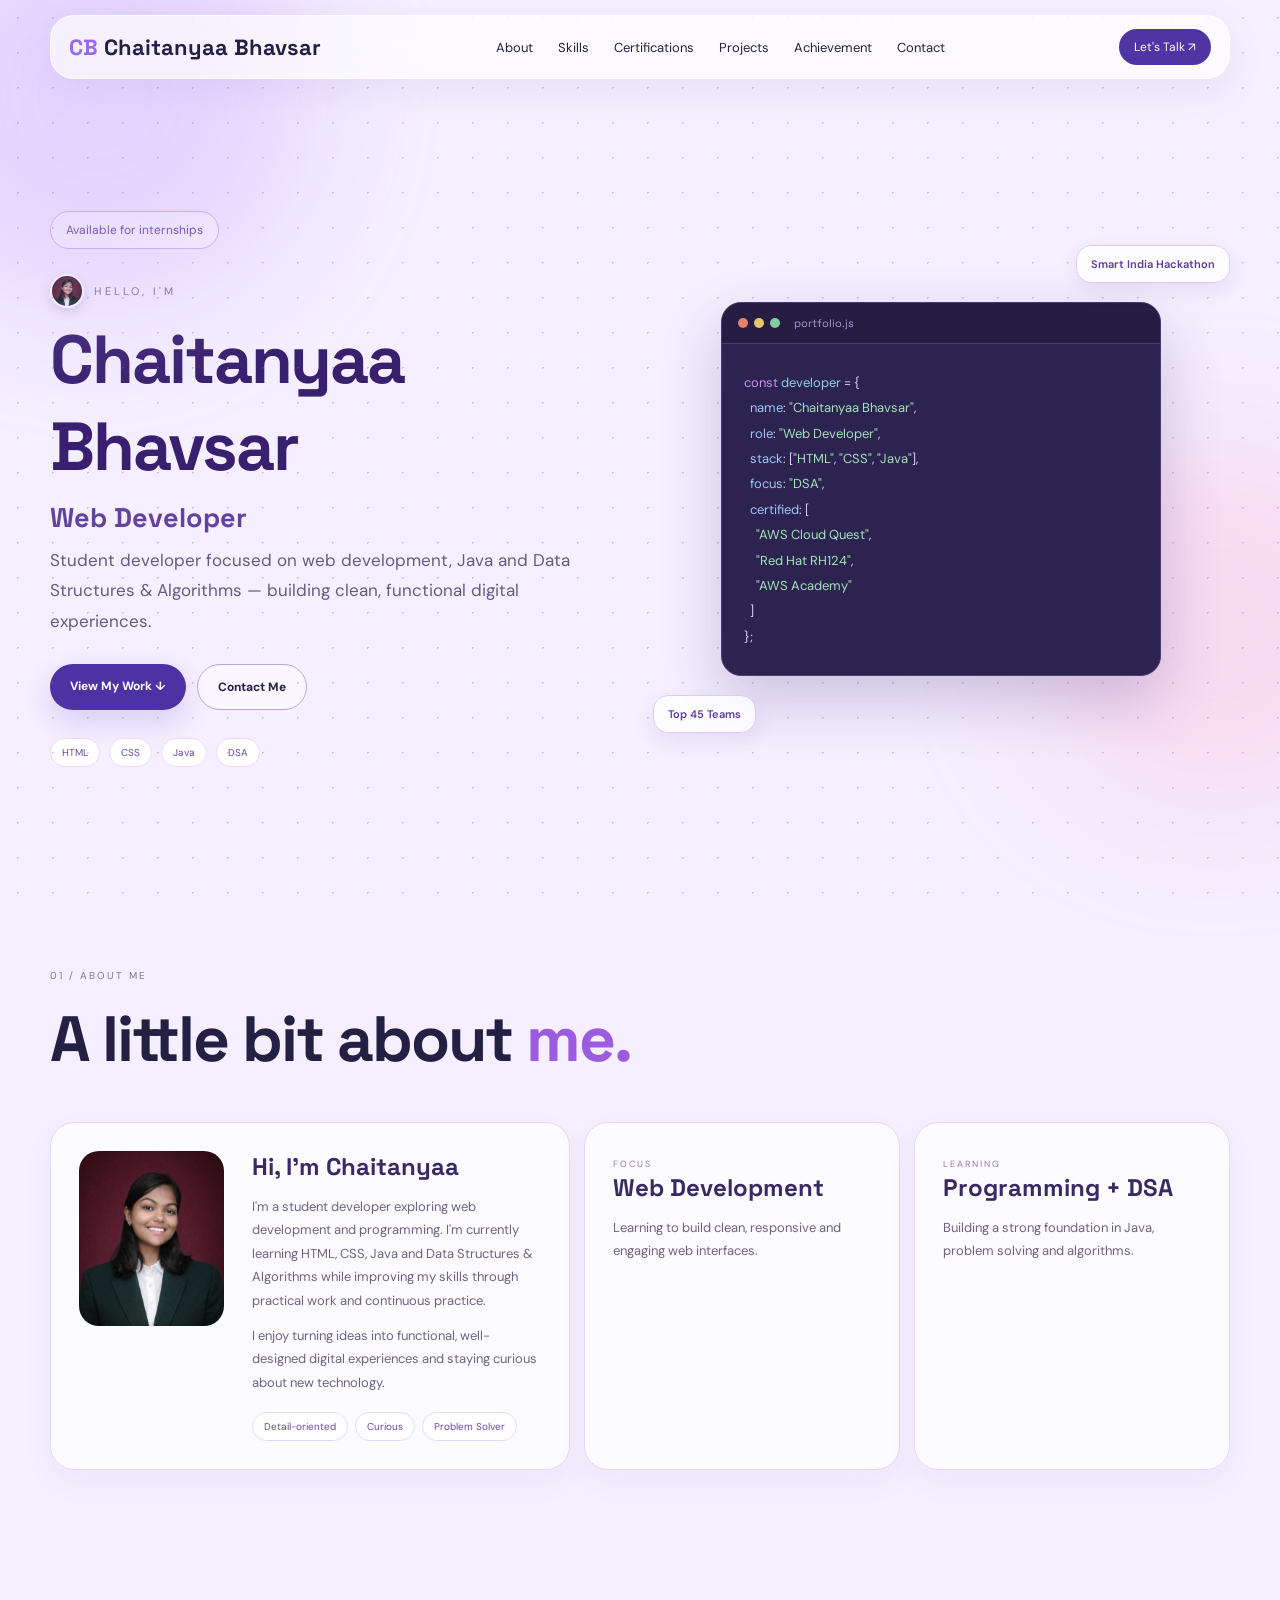
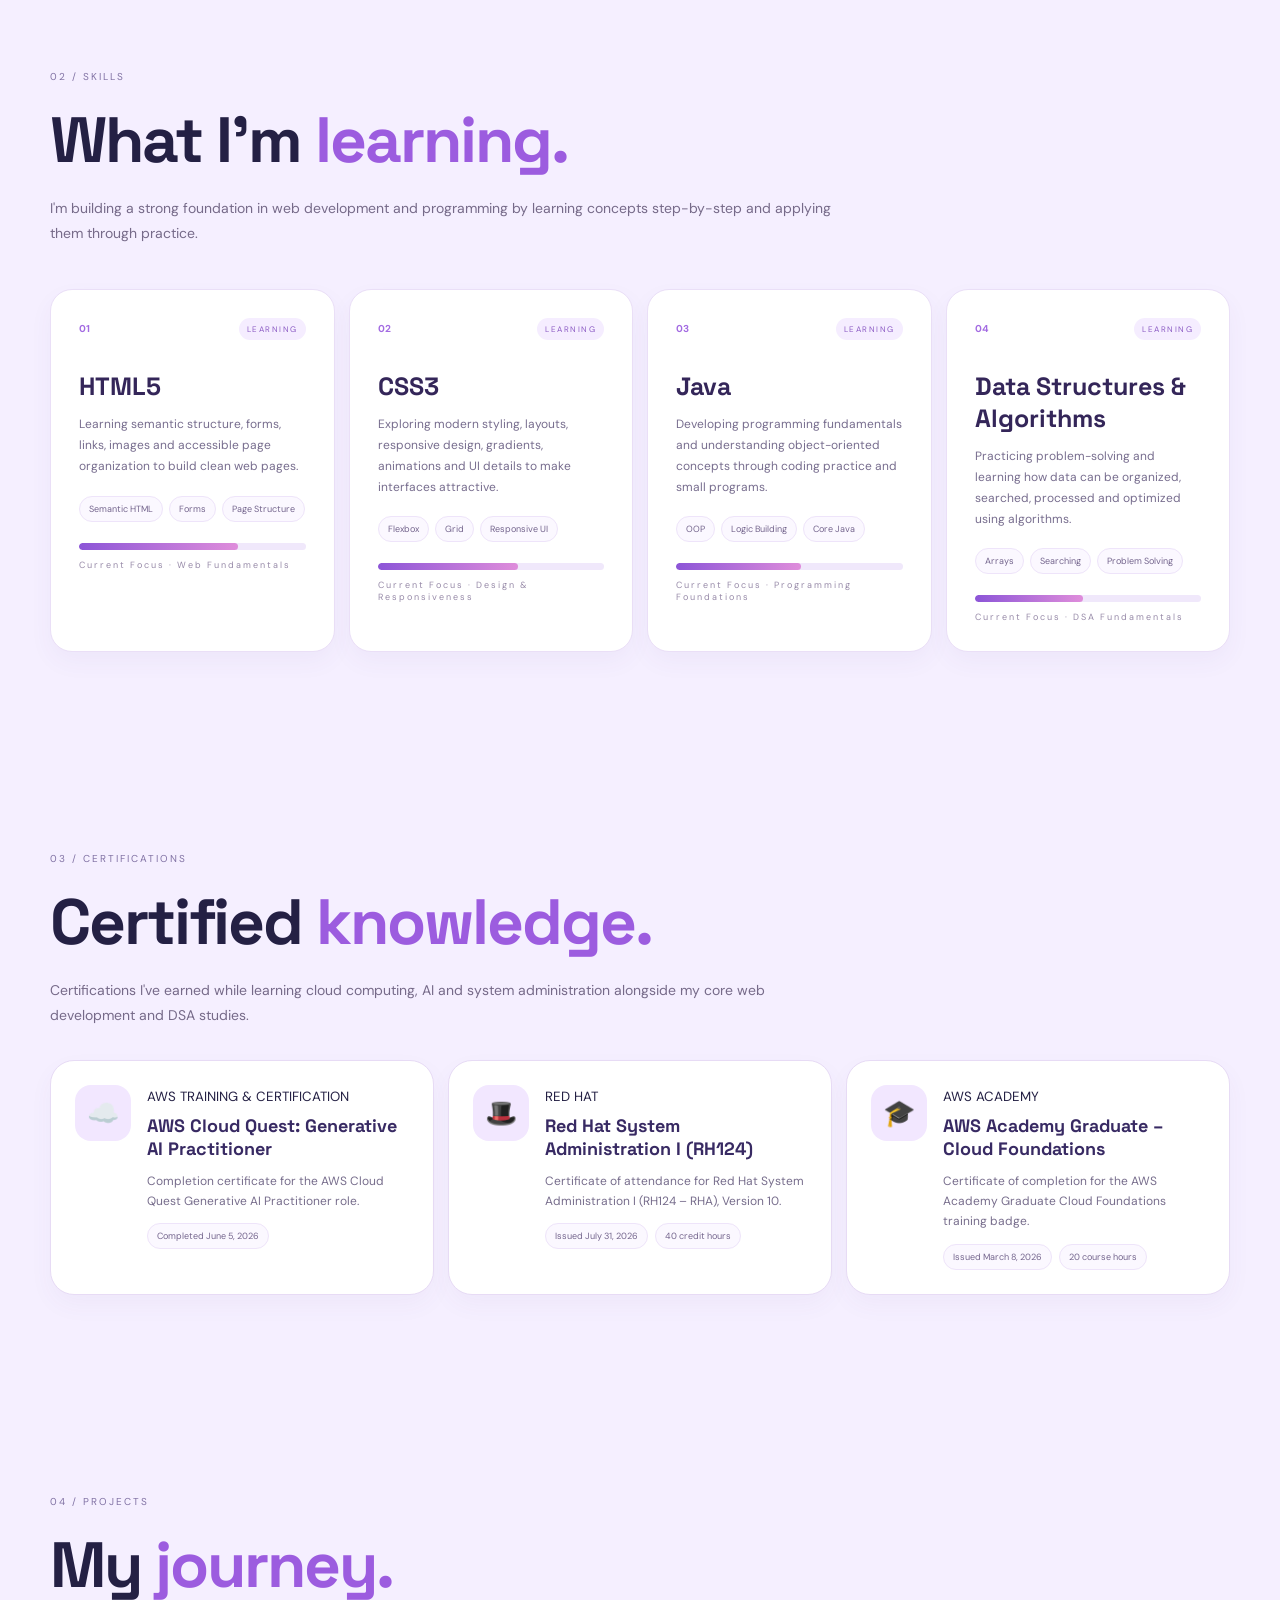
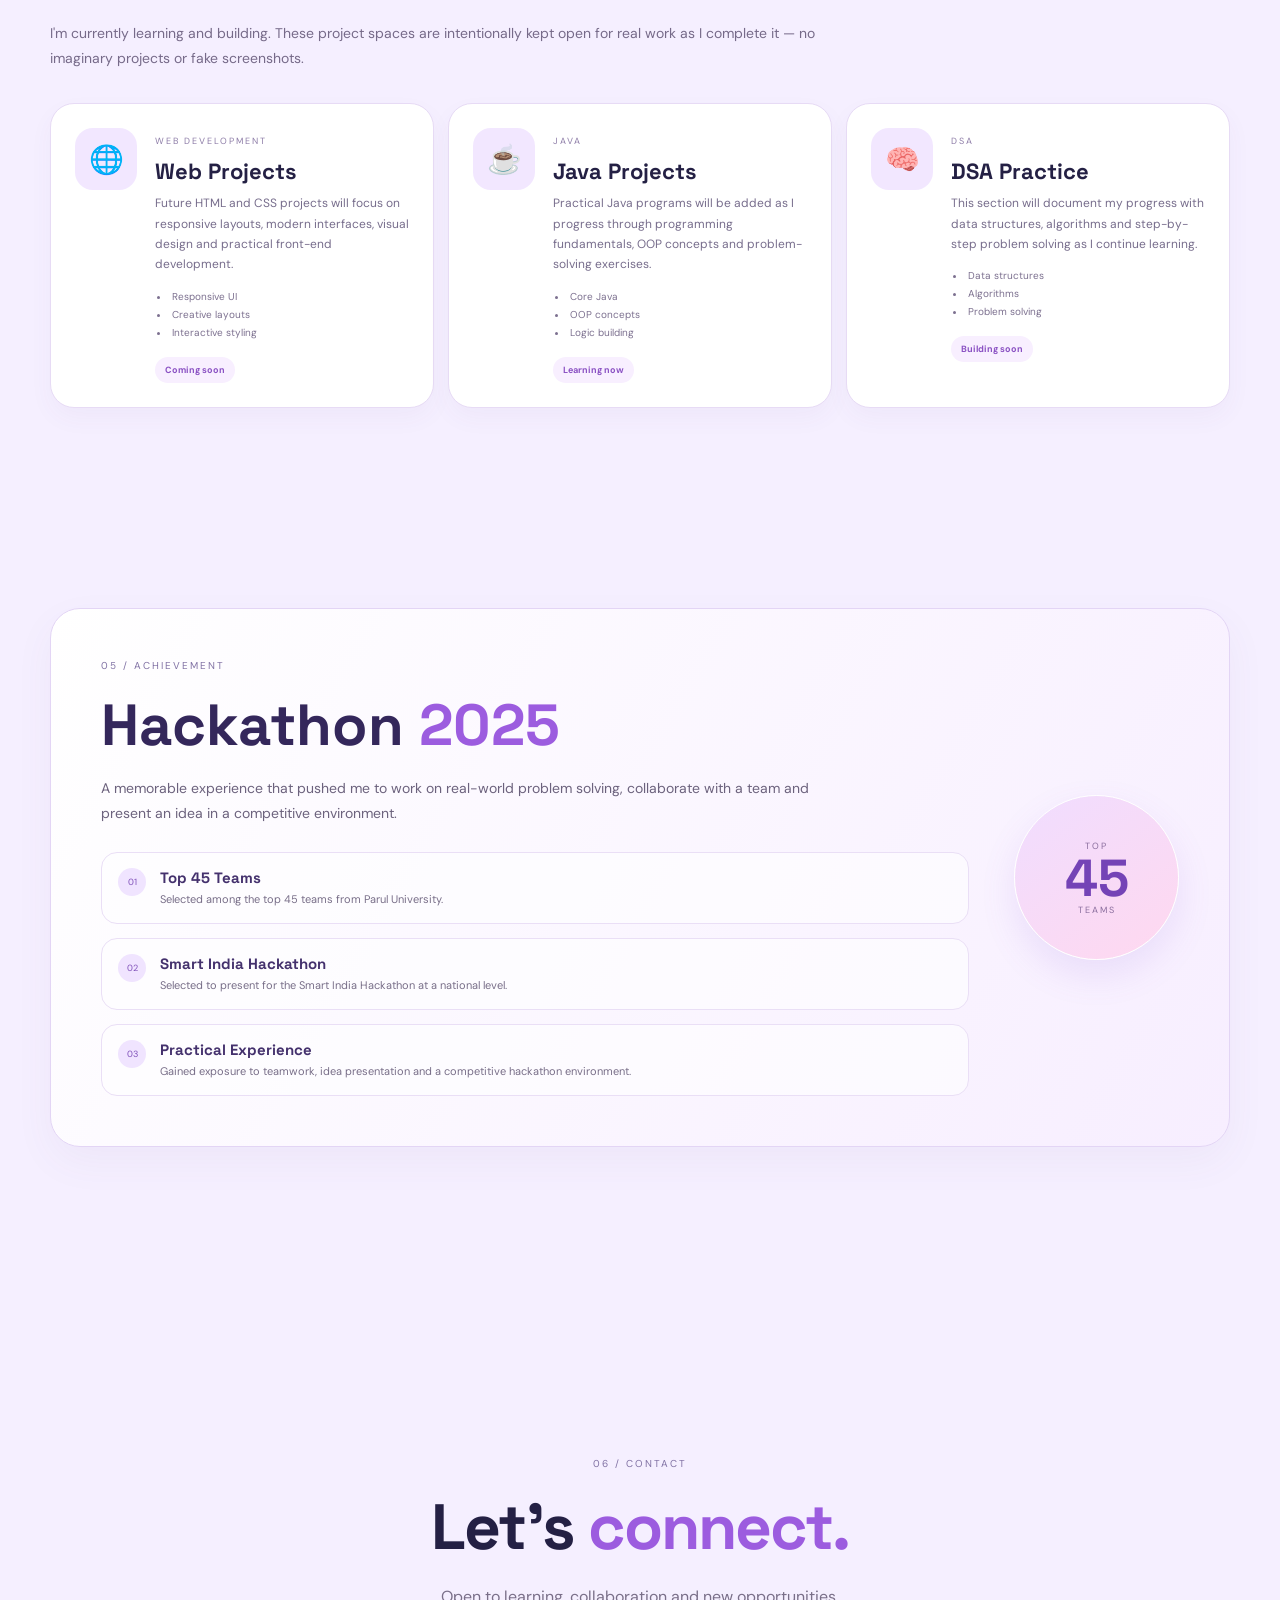
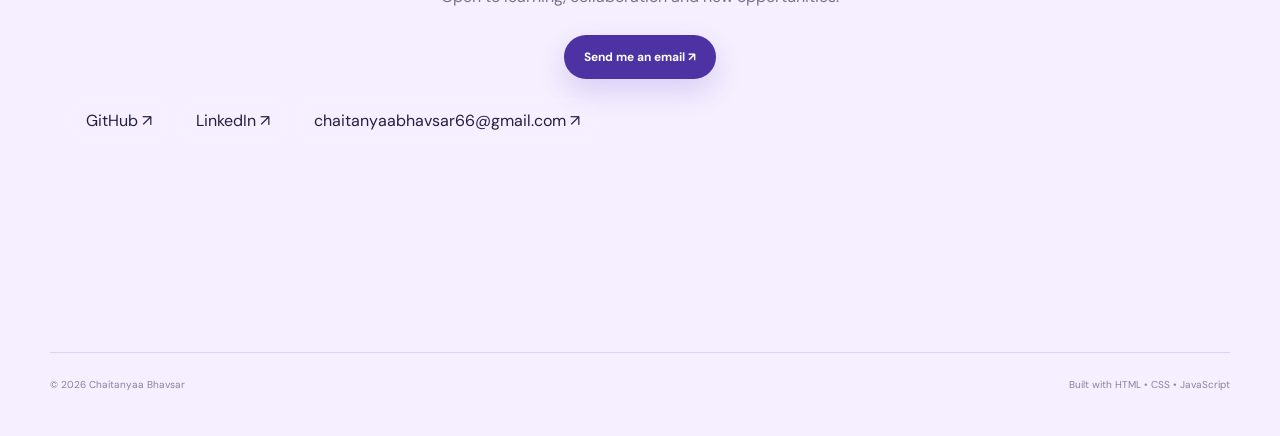
<file: Task1/index.html>
<!DOCTYPE html>
<html lang="en">
<head>
<meta charset="UTF-8">
<meta name="viewport" content="width=device-width,initial-scale=1.0">
<meta name="description" content="Chaitanyaa Bhavsar - Web Developer Portfolio">
<title>Chaitanyaa Bhavsar | Web Developer</title>
<link rel="preconnect" href="https://fonts.googleapis.com">
<link rel="preconnect" href="https://fonts.gstatic.com" crossorigin>
<link href="https://fonts.googleapis.com/css2?family=DM+Sans:wght@400;500;600;700&family=Space+Grotesk:wght@500;600;700;800&display=swap" rel="stylesheet">
<link rel="stylesheet" href="style.css">
</head>
<body>
<div class="bg-orb o1"></div><div class="bg-orb o2"></div><div class="stars"></div>

<header class="nav">
  <a href="#home" class="brand"><span>CB</span> Chaitanyaa Bhavsar</a>
  <button class="menu">☰</button>
  <nav>
    <a href="#about">About</a><a href="#skills">Skills</a><a href="#certifications">Certifications</a><a href="#projects">Projects</a><a href="#achievement">Achievement</a><a href="#contact">Contact</a>
  </nav>
  <a class="nav-btn" href="#contact">Let's Talk ↗</a>
</header>

<main>
<section id="home" class="hero">
  <div class="hero-copy reveal">
    <div class="pill">Available for internships</div>
    <div class="intro-row"><img class="avatar" src="photo.jpg" alt="Chaitanyaa Bhavsar"><p class="mini">HELLO, I'M</p></div>
    <h1>Chaitanyaa Bhavsar</h1>
    <h2>Web Developer</h2>
    <p class="lead">Student developer focused on web development, Java and Data Structures & Algorithms — building clean, functional digital experiences.</p>
    <div class="actions"><a class="primary" href="#projects">View My Work ↓</a><a class="secondary" href="#contact">Contact Me</a></div>
    <div class="quick"><span>HTML</span><span>CSS</span><span>Java</span><span>DSA</span></div>
  </div>
  <div class="hero-art reveal">
    <div class="code-card">
      <div class="code-bar"><i></i><i></i><i></i><span>portfolio.js</span></div>
      <div class="code-body">
<pre><span class="c-kw">const</span> <span class="c-var">developer</span> = {
  <span class="c-key">name</span>: <span class="c-str">"Chaitanyaa Bhavsar"</span>,
  <span class="c-key">role</span>: <span class="c-str">"Web Developer"</span>,
  <span class="c-key">stack</span>: [<span class="c-str">"HTML"</span>, <span class="c-str">"CSS"</span>, <span class="c-str">"Java"</span>],
  <span class="c-key">focus</span>: <span class="c-str">"DSA"</span>,
  <span class="c-key">certified</span>: [
    <span class="c-str">"AWS Cloud Quest"</span>,
    <span class="c-str">"Red Hat RH124"</span>,
    <span class="c-str">"AWS Academy"</span>
  ]
};</pre>
      </div>
    </div>
    <div class="tag t1">Smart India Hackathon</div><div class="tag t2">Top 45 Teams</div>
  </div>
</section>

<section id="about" class="section">
  <div class="section-title reveal"><p>01 / ABOUT ME</p><h2>A little bit about <span>me.</span></h2></div>
  <div class="about-grid">
    <div class="card about-main reveal"><div class="mini-photo"><img src="photo.jpg" alt="Chaitanyaa Bhavsar"></div><div><h3>Hi, I'm Chaitanyaa</h3><p>I'm a student developer exploring web development and programming. I'm currently learning HTML, CSS, Java and Data Structures & Algorithms while improving my skills through practical work and continuous practice.</p><p>I enjoy turning ideas into functional, well-designed digital experiences and staying curious about new technology.</p><div class="chips"><span>Detail-oriented</span><span>Curious</span><span>Problem Solver</span></div></div></div>
    <div class="card reveal"><small>FOCUS</small><h3>Web Development</h3><p>Learning to build clean, responsive and engaging web interfaces.</p></div>
    <div class="card reveal"><small>LEARNING</small><h3>Programming + DSA</h3><p>Building a strong foundation in Java, problem solving and algorithms.</p></div>
  </div>
</section>

<section id="skills" class="section">
  <div class="section-title reveal"><p>02 / SKILLS</p><h2>What I'm <span>learning.</span></h2></div>
  <p class="section-note reveal">I'm building a strong foundation in web development and programming by learning concepts step-by-step and applying them through practice.</p>
  <div class="skills">
    <div class="skill reveal"><div class="skill-head"><b>01</b><span class="status">LEARNING</span></div><h3>HTML5</h3><p>Learning semantic structure, forms, links, images and accessible page organization to build clean web pages.</p><div class="skill-topics"><span>Semantic HTML</span><span>Forms</span><span>Page Structure</span></div><div class="bar"><i style="width:70%"></i></div><small>Current Focus · Web Fundamentals</small></div>
    <div class="skill reveal"><div class="skill-head"><b>02</b><span class="status">LEARNING</span></div><h3>CSS3</h3><p>Exploring modern styling, layouts, responsive design, gradients, animations and UI details to make interfaces attractive.</p><div class="skill-topics"><span>Flexbox</span><span>Grid</span><span>Responsive UI</span></div><div class="bar"><i style="width:62%"></i></div><small>Current Focus · Design & Responsiveness</small></div>
    <div class="skill reveal"><div class="skill-head"><b>03</b><span class="status">LEARNING</span></div><h3>Java</h3><p>Developing programming fundamentals and understanding object-oriented concepts through coding practice and small programs.</p><div class="skill-topics"><span>OOP</span><span>Logic Building</span><span>Core Java</span></div><div class="bar"><i style="width:55%"></i></div><small>Current Focus · Programming Foundations</small></div>
    <div class="skill reveal"><div class="skill-head"><b>04</b><span class="status">LEARNING</span></div><h3>Data Structures & Algorithms</h3><p>Practicing problem-solving and learning how data can be organized, searched, processed and optimized using algorithms.</p><div class="skill-topics"><span>Arrays</span><span>Searching</span><span>Problem Solving</span></div><div class="bar"><i style="width:48%"></i></div><small>Current Focus · DSA Fundamentals</small></div>
  </div>
</section>

<section id="certifications" class="section">
  <div class="section-title reveal"><p>03 / CERTIFICATIONS</p><h2>Certified <span>knowledge.</span></h2></div>
  <p class="section-note reveal">Certifications I've earned while learning cloud computing, AI and system administration alongside my core web development and DSA studies.</p>
  <div class="cert-grid">
    <div class="cert reveal">
      <div class="cert-icon">☁️</div>
      <div class="cert-body">
        <small>AWS TRAINING &amp; CERTIFICATION</small>
        <h3>AWS Cloud Quest: Generative AI Practitioner</h3>
        <p>Completion certificate for the AWS Cloud Quest Generative AI Practitioner role.</p>
        <div class="cert-meta"><span>Completed June 5, 2026</span></div>
      </div>
    </div>
    <div class="cert reveal">
      <div class="cert-icon">🎩</div>
      <div class="cert-body">
        <small>RED HAT</small>
        <h3>Red Hat System Administration I (RH124)</h3>
        <p>Certificate of attendance for Red Hat System Administration I (RH124 – RHA), Version 10.</p>
        <div class="cert-meta"><span>Issued July 31, 2026</span><span>40 credit hours</span></div>
      </div>
    </div>
    <div class="cert reveal">
      <div class="cert-icon">🎓</div>
      <div class="cert-body">
        <small>AWS ACADEMY</small>
        <h3>AWS Academy Graduate – Cloud Foundations</h3>
        <p>Certificate of completion for the AWS Academy Graduate Cloud Foundations training badge.</p>
        <div class="cert-meta"><span>Issued March 8, 2026</span><span>20 course hours</span></div>
      </div>
    </div>
  </div>
</section>

<section id="projects" class="section">
  <div class="section-title reveal"><p>04 / PROJECTS</p><h2>My <span>journey.</span></h2></div>
  <p class="section-note reveal">I'm currently learning and building. These project spaces are intentionally kept open for real work as I complete it — no imaginary projects or fake screenshots.</p>
  <div class="project-grid">
    <div class="project reveal"><div class="project-icon">🌐</div><div><small>WEB DEVELOPMENT</small><h3>Web Projects</h3><p>Future HTML and CSS projects will focus on responsive layouts, modern interfaces, visual design and practical front-end development.</p><ul><li>Responsive UI</li><li>Creative layouts</li><li>Interactive styling</li></ul><span class="coming">Coming soon</span></div></div>
    <div class="project reveal"><div class="project-icon">☕</div><div><small>JAVA</small><h3>Java Projects</h3><p>Practical Java programs will be added as I progress through programming fundamentals, OOP concepts and problem-solving exercises.</p><ul><li>Core Java</li><li>OOP concepts</li><li>Logic building</li></ul><span class="coming">Learning now</span></div></div>
    <div class="project reveal"><div class="project-icon">🧠</div><div><small>DSA</small><h3>DSA Practice</h3><p>This section will document my progress with data structures, algorithms and step-by-step problem solving as I continue learning.</p><ul><li>Data structures</li><li>Algorithms</li><li>Problem solving</li></ul><span class="coming">Building soon</span></div></div>
  </div>
</section>

<section id="achievement" class="section">
  <div class="achievement reveal">
    <div class="achievement-copy"><p>05 / ACHIEVEMENT</p><h2>Hackathon <span>2025</span></h2><p class="achievement-lead">A memorable experience that pushed me to work on real-world problem solving, collaborate with a team and present an idea in a competitive environment.</p>
      <div class="achievement-points">
        <div><span>01</span><div><strong>Top 45 Teams</strong><p>Selected among the top 45 teams from Parul University.</p></div></div>
        <div><span>02</span><div><strong>Smart India Hackathon</strong><p>Selected to present for the Smart India Hackathon at a national level.</p></div></div>
        <div><span>03</span><div><strong>Practical Experience</strong><p>Gained exposure to teamwork, idea presentation and a competitive hackathon environment.</p></div></div>
      </div>
    </div><div class="badge"><small>TOP</small><strong>45</strong><small>TEAMS</small></div>
  </div>
</section>

<section id="contact" class="section">
  <div class="contact reveal"><p>06 / CONTACT</p><h2>Let's <span>connect.</span></h2><p>Open to learning, collaboration and new opportunities.</p><a class="primary" href="mailto:chaitanyaabhavsar66@gmail.com">Send me an email ↗</a><div class="contact-links">
  <a href="https://github.com/chaitanyaabhavsar24/CODSOFT_TASKNO.git" target="_blank" rel="noopener noreferrer">GitHub ↗</a>
  <a href="https://www.linkedin.com/in/chaitanyaa-bhavsar-675881363?utm_source=share_via&utm_content=profile&utm_medium=member_android" target="_blank" rel="noopener noreferrer">LinkedIn ↗</a>
  <a href="mailto:chaitanyaabhavsar66@gmail.com">chaitanyaabhavsar66@gmail.com ↗</a>
</div></div>
</section>
</main>

<footer><span>© 2026 Chaitanyaa Bhavsar</span><span>Built with HTML • CSS • JavaScript</span></footer>
<script src="script.js"></script>
</body>
</html>
</file>
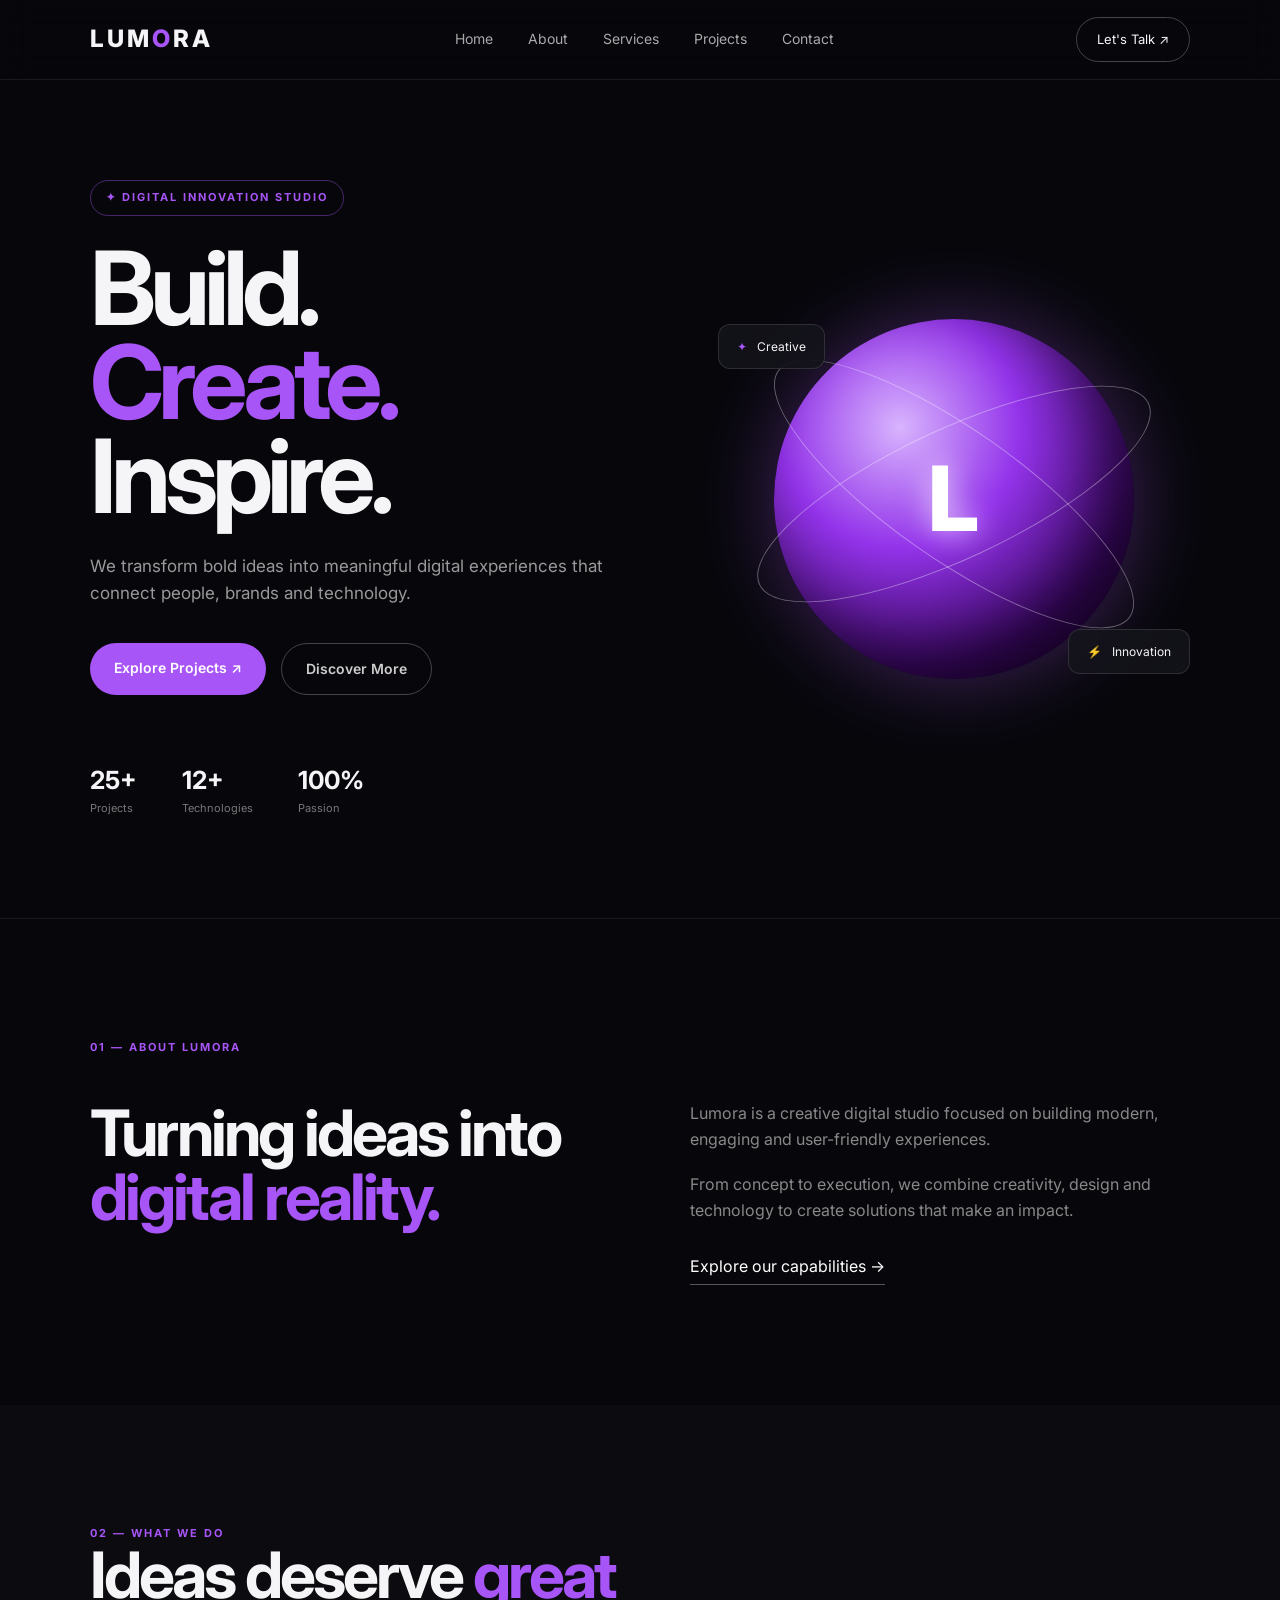
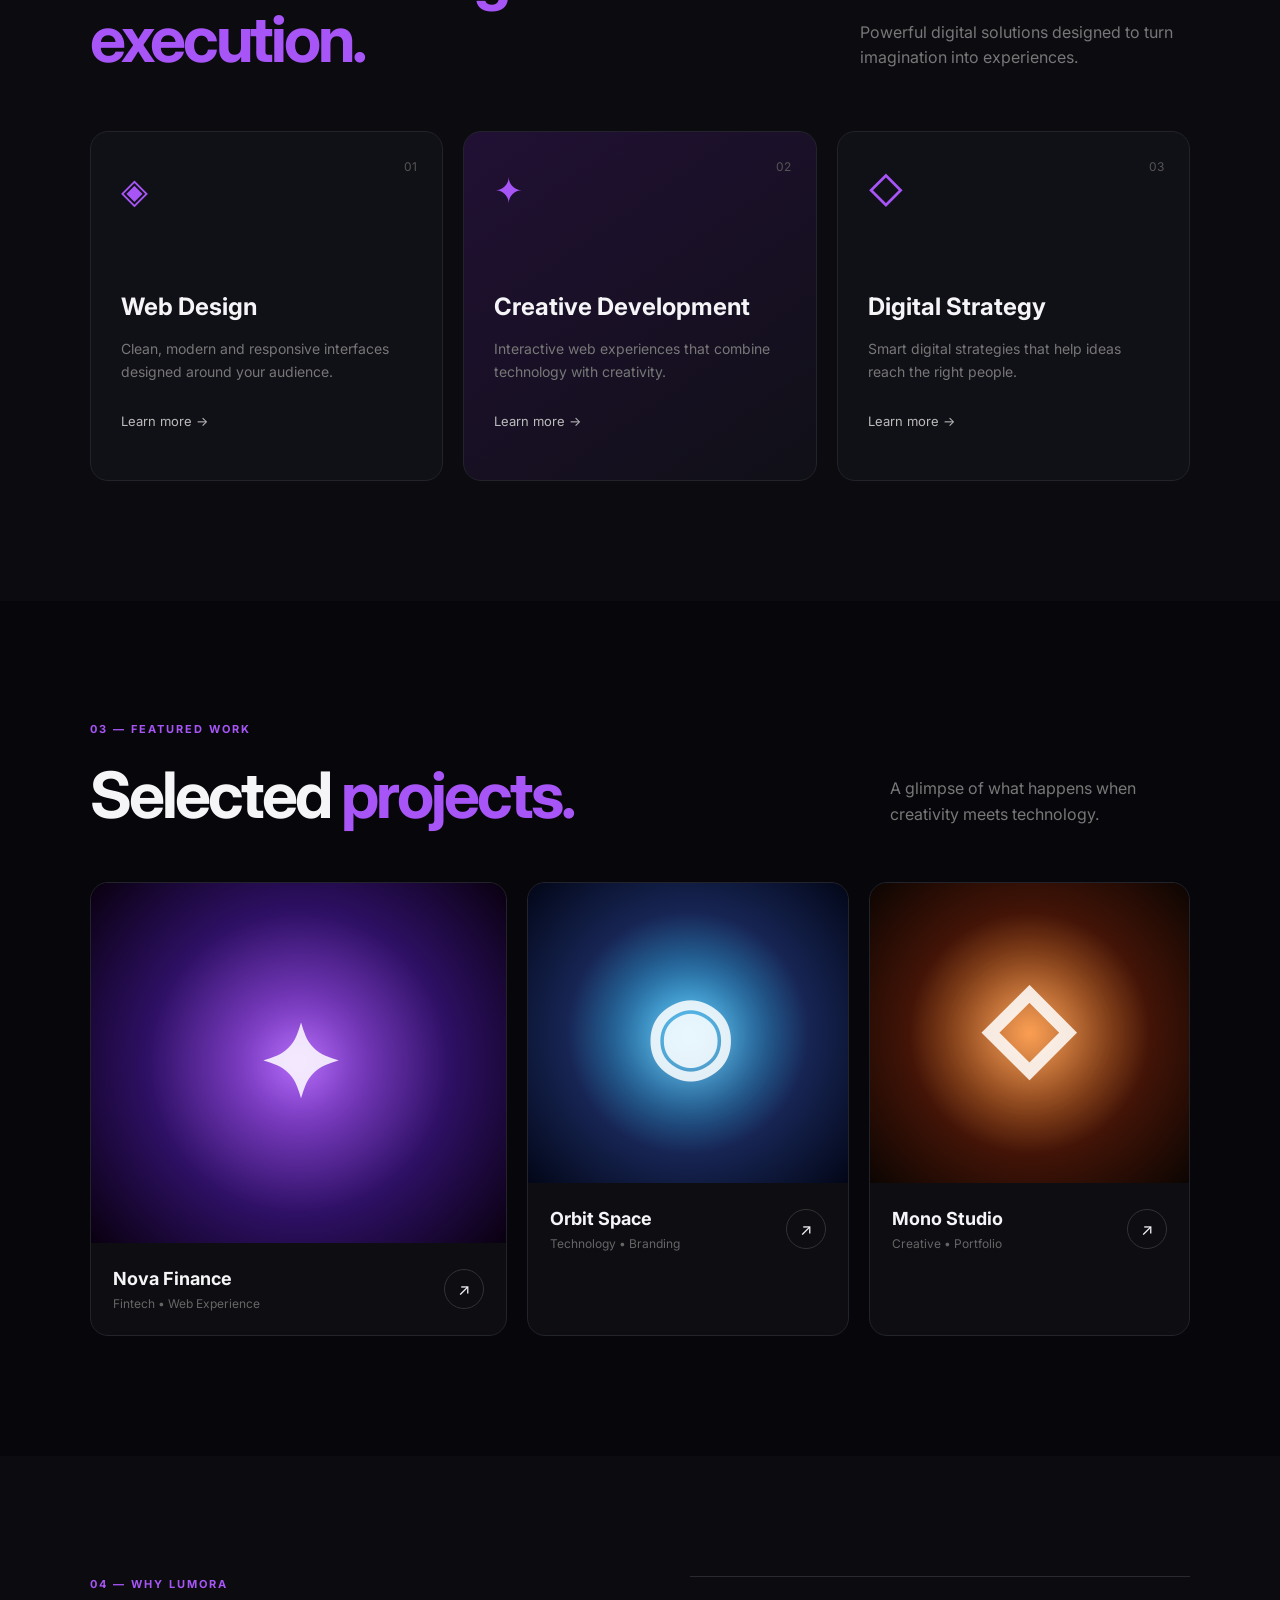
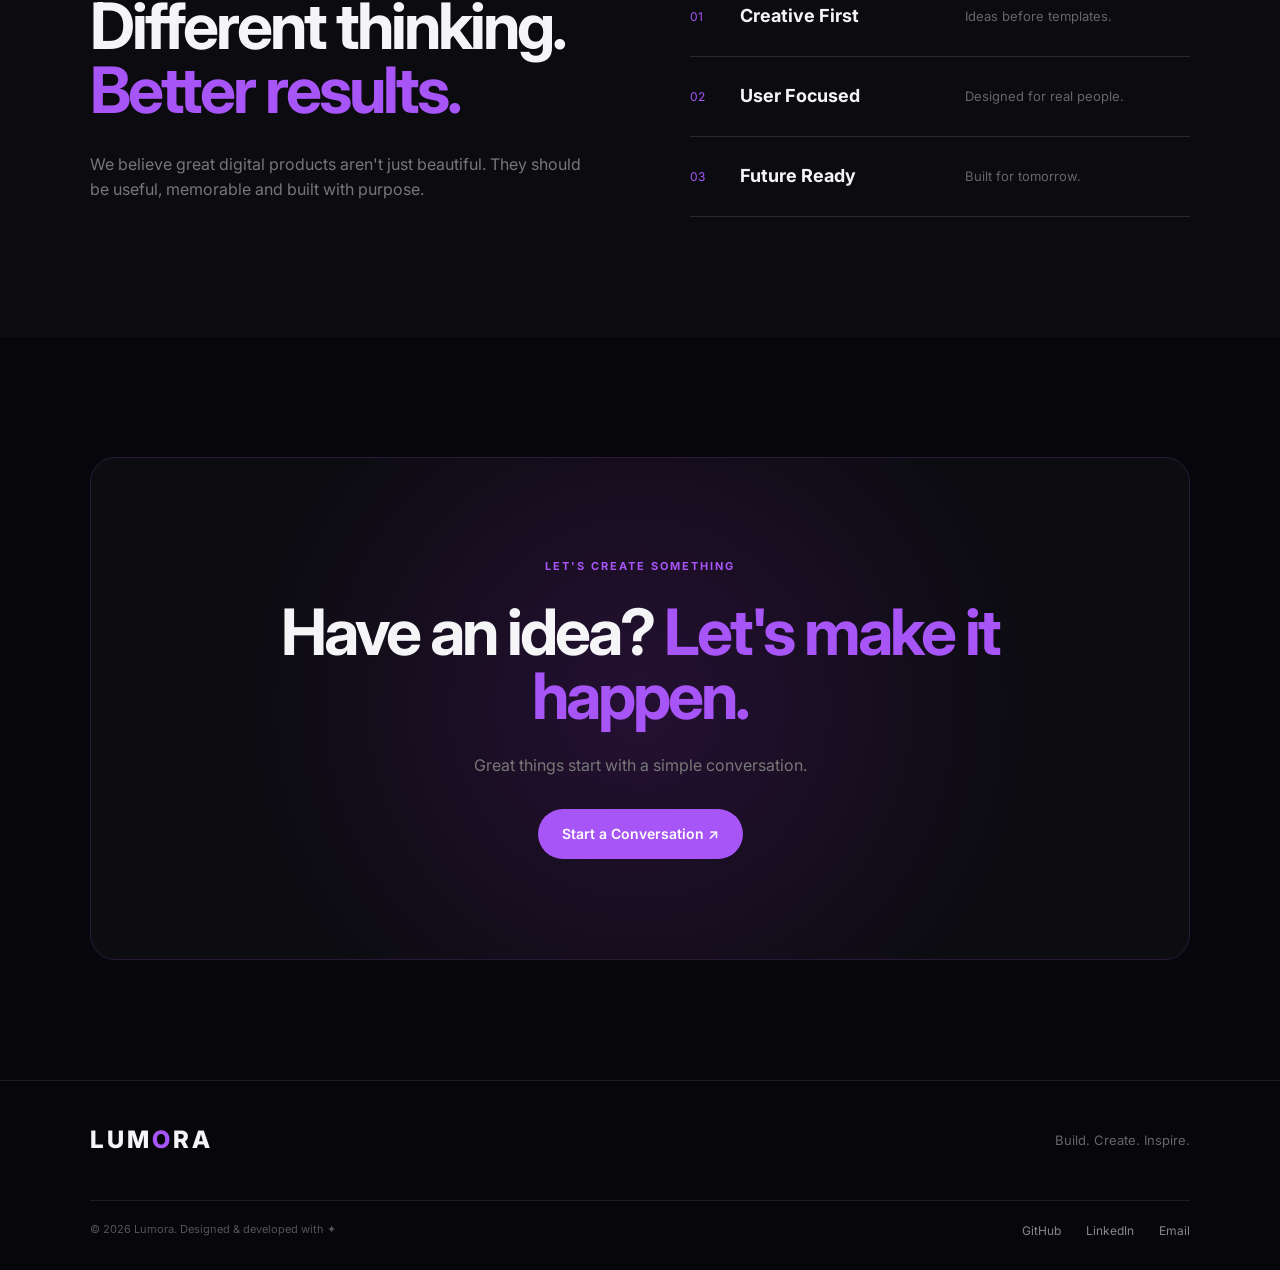
<file: Task2/index.html>
<!DOCTYPE html>
<html lang="en">
<head>
<meta charset="UTF-8">
<meta name="viewport" content="width=device-width, initial-scale=1.0">
<title>LUMORA | Build. Create. Inspire.</title>
<link rel="stylesheet" href="style.css">
<link href="https://fonts.googleapis.com/css2?family=Inter:wght@400;500;600;700;800&display=swap" rel="stylesheet">
</head>
<body>

<header class="navbar">
  <div class="logo">LUM<span>O</span>RA</div>
  <nav>
    <a href="#home">Home</a><a href="#about">About</a><a href="#services">Services</a>
    <a href="#projects">Projects</a><a href="#contact">Contact</a>
  </nav>
  <a href="#contact" class="nav-btn">Let's Talk ↗</a>
</header>

<section class="hero" id="home">
  <div class="hero-content">
    <div class="badge">✦ DIGITAL INNOVATION STUDIO</div>
    <h1>Build.<br><span>Create.</span><br>Inspire.</h1>
    <p>We transform bold ideas into meaningful digital experiences that connect people, brands and technology.</p>
    <div class="hero-buttons">
      <a href="#projects" class="primary-btn">Explore Projects ↗</a>
      <a href="#about" class="secondary-btn">Discover More</a>
    </div>
    <div class="hero-stats">
      <div><strong>25+</strong><small>Projects</small></div>
      <div><strong>12+</strong><small>Technologies</small></div>
      <div><strong>100%</strong><small>Passion</small></div>
    </div>
  </div>

  <div class="hero-visual">
    <div class="floating-card card-one"><span>✦</span> Creative</div>
    <div class="floating-card card-two"><span>⚡</span> Innovation</div>
    <div class="main-orb">
      <div class="orb-ring ring-one"></div><div class="orb-ring ring-two"></div>
      <div class="orb-center">L</div>
    </div>
  </div>
</section>

<section class="about section" id="about">
  <div class="section-label">01 — ABOUT LUMORA</div>
  <div class="about-grid">
    <h2>Turning ideas into <span>digital reality.</span></h2>
    <div class="about-text">
      <p>Lumora is a creative digital studio focused on building modern, engaging and user-friendly experiences.</p>
      <p>From concept to execution, we combine creativity, design and technology to create solutions that make an impact.</p>
      <a href="#services" class="text-link">Explore our capabilities →</a>
    </div>
  </div>
</section>

<section class="services section" id="services">
  <div class="section-heading">
    <div><div class="section-label">02 — WHAT WE DO</div><h2>Ideas deserve <span>great execution.</span></h2></div>
    <p>Powerful digital solutions designed to turn imagination into experiences.</p>
  </div>
  <div class="service-grid">
    <div class="service-card"><div class="service-number">01</div><div class="service-icon">◈</div><h3>Web Design</h3><p>Clean, modern and responsive interfaces designed around your audience.</p><a href="#contact">Learn more →</a></div>
    <div class="service-card featured"><div class="service-number">02</div><div class="service-icon">✦</div><h3>Creative Development</h3><p>Interactive web experiences that combine technology with creativity.</p><a href="#contact">Learn more →</a></div>
    <div class="service-card"><div class="service-number">03</div><div class="service-icon">◇</div><h3>Digital Strategy</h3><p>Smart digital strategies that help ideas reach the right people.</p><a href="#contact">Learn more →</a></div>
  </div>
</section>

<section class="projects section" id="projects">
  <div class="section-label">03 — FEATURED WORK</div>
  <div class="projects-heading"><h2>Selected <span>projects.</span></h2><p>A glimpse of what happens when creativity meets technology.</p></div>
  <div class="project-grid">
    <article class="project-card project-large"><div class="project-image purple-bg"><div class="project-symbol">✦</div></div><div class="project-info"><div><h3>Nova Finance</h3><p>Fintech • Web Experience</p></div><a href="#contact">↗</a></div></article>
    <article class="project-card"><div class="project-image blue-bg"><div class="project-symbol">◉</div></div><div class="project-info"><div><h3>Orbit Space</h3><p>Technology • Branding</p></div><a href="#contact">↗</a></div></article>
    <article class="project-card"><div class="project-image orange-bg"><div class="project-symbol">◇</div></div><div class="project-info"><div><h3>Mono Studio</h3><p>Creative • Portfolio</p></div><a href="#contact">↗</a></div></article>
  </div>
</section>

<section class="why section">
  <div class="why-content">
    <div class="section-label">04 — WHY LUMORA</div>
    <h2>Different thinking. <span>Better results.</span></h2>
    <p>We believe great digital products aren't just beautiful. They should be useful, memorable and built with purpose.</p>
  </div>
  <div class="why-list">
    <div class="why-item"><span>01</span><h3>Creative First</h3><p>Ideas before templates.</p></div>
    <div class="why-item"><span>02</span><h3>User Focused</h3><p>Designed for real people.</p></div>
    <div class="why-item"><span>03</span><h3>Future Ready</h3><p>Built for tomorrow.</p></div>
  </div>
</section>

<section class="cta section" id="contact">
  <div class="cta-box">
    <div class="section-label">LET'S CREATE SOMETHING</div>
    <h2>Have an idea? <span>Let's make it happen.</span></h2>
    <p>Great things start with a simple conversation.</p>
    <a href="mailto:chaitanyaabhavsar66@gmail.com" class="primary-btn">Start a Conversation ↗</a>
  </div>
</section>

<footer>
  <div class="footer-top"><div class="footer-logo">LUM<span>O</span>RA</div><p>Build. Create. Inspire.</p></div>
  <div class="footer-bottom">
    <p>© 2026 Lumora. Designed & developed with ✦</p>
    <div class="social-links">
      <a href="https://github.com/chaitanyaabhavsar24/CODSOFT_TASKNO.git" target="_blank">GitHub</a>
      <a href="https://www.linkedin.com/in/chaitanyaa-bhavsar-675881363" target="_blank">LinkedIn</a>
      <a href="mailto:chaitanyaabhavsar66@gmail.com">Email</a>
    </div>
  </div>
</footer>
</body>
</html>
</file>
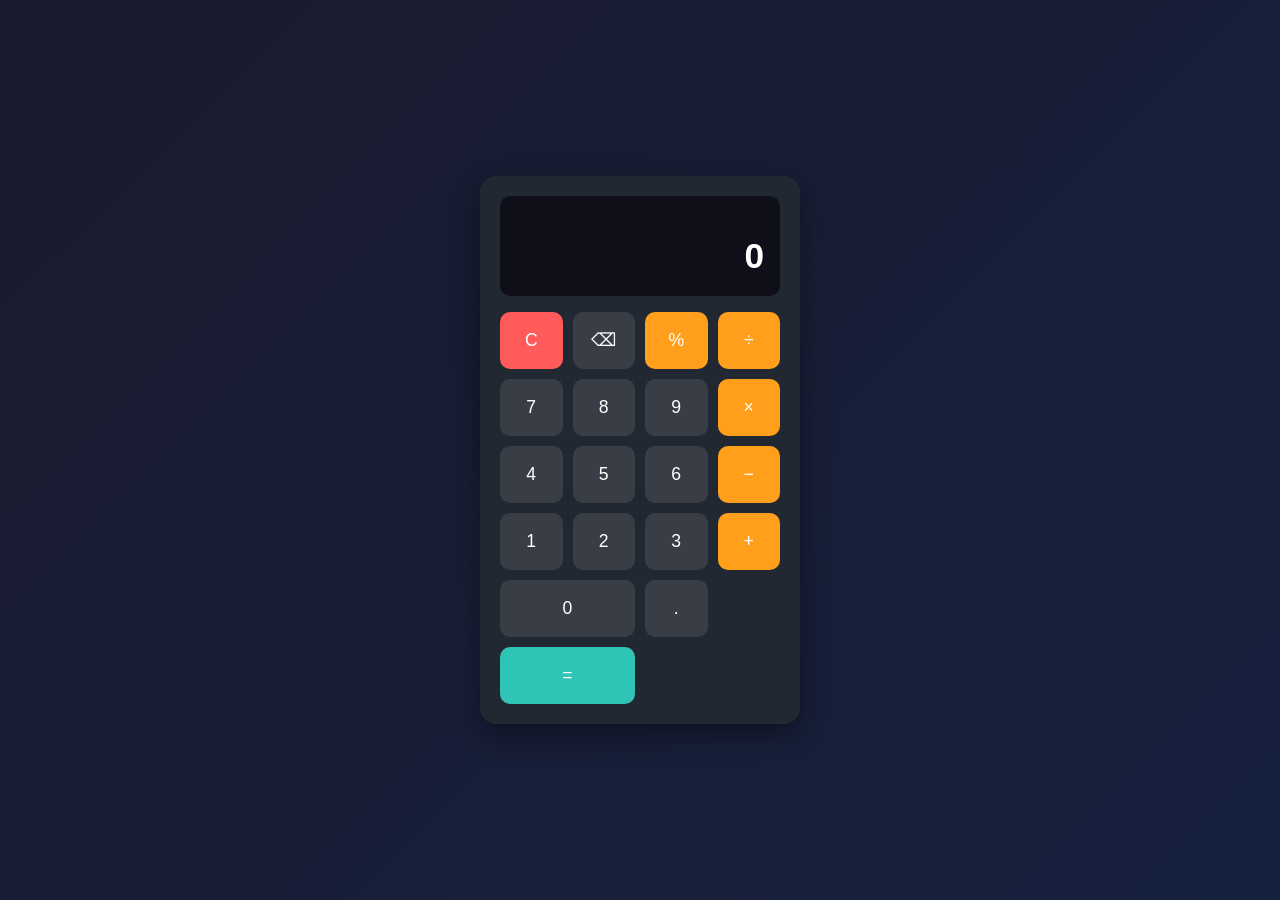
<file: Task3/index.html>
<!DOCTYPE html>
<html lang="en">
<head>
<meta charset="UTF-8">
<meta name="viewport" content="width=device-width, initial-scale=1.0">
<title>Calculator</title>
<link rel="stylesheet" href="style.css">
</head>
<body>

  <div class="calculator">
    <div class="display">
      <div id="expression" class="expression"></div>
      <div id="result" class="result">0</div>
    </div>
    <div class="buttons">
      <button class="btn clear" onclick="clearDisplay()">C</button>
      <button class="btn" onclick="deleteLast()">⌫</button>
      <button class="btn operator" onclick="appendOperator('%')">%</button>
      <button class="btn operator" onclick="appendOperator('/')">÷</button>

      <button class="btn" onclick="appendNumber('7')">7</button>
      <button class="btn" onclick="appendNumber('8')">8</button>
      <button class="btn" onclick="appendNumber('9')">9</button>
      <button class="btn operator" onclick="appendOperator('*')">×</button>

      <button class="btn" onclick="appendNumber('4')">4</button>
      <button class="btn" onclick="appendNumber('5')">5</button>
      <button class="btn" onclick="appendNumber('6')">6</button>
      <button class="btn operator" onclick="appendOperator('-')">−</button>

      <button class="btn" onclick="appendNumber('1')">1</button>
      <button class="btn" onclick="appendNumber('2')">2</button>
      <button class="btn" onclick="appendNumber('3')">3</button>
      <button class="btn operator" onclick="appendOperator('+')">+</button>

      <button class="btn zero" onclick="appendNumber('0')">0</button>
      <button class="btn" onclick="appendNumber('.')">.</button>
      <button class="btn equals" onclick="calculate()">=</button>
    </div>
  </div>

  <script src="script.js"></script>
</body>
</html>
</file>
<file: Task1/style.css>
*{box-sizing:border-box;margin:0;padding:0}html{scroll-behavior:smooth}body{font-family:'DM Sans',sans-serif;background:#f5efff;color:#242044;overflow-x:hidden}a{text-decoration:none;color:inherit}.bg-orb{position:fixed;border-radius:50%;filter:blur(65px);opacity:.35;pointer-events:none}.o1{width:430px;height:430px;background:#c6a5ff;top:-120px;left:-120px}.o2{width:370px;height:370px;background:#ffb5d7;right:-120px;bottom:10%}.stars{position:fixed;inset:0;pointer-events:none;opacity:.35;background-image:radial-gradient(#8e6bd0 1px,transparent 1px);background-size:35px 35px}.nav{position:sticky;top:15px;z-index:20;width:min(1180px,calc(100% - 32px));margin:15px auto 0;padding:13px 18px;border:1px solid #ffffffcc;border-radius:24px;background:#ffffffa8;backdrop-filter:blur(18px);display:flex;align-items:center;justify-content:space-between;box-shadow:0 12px 35px #7d63b21a}.brand{font:700 22px 'Space Grotesk'}.brand span{color:#9b68e9}.nav nav{display:flex;gap:25px;font-size:13px}.nav nav a:hover{color:#8d57d8}.nav-btn{padding:10px 15px;background:#4f35a4;color:white;border-radius:999px;font-size:12px}.menu{display:none;border:0;background:none;font-size:22px;color:#33266b}.hero{width:min(1180px,calc(100% - 32px));min-height:calc(100vh - 110px);margin:auto;display:grid;grid-template-columns:1fr 1fr;align-items:center;gap:25px;padding:70px 0 40px}.pill{display:inline-block;padding:10px 15px;border:1px solid #cbb4fa;border-radius:999px;background:#ffffffa8;color:#5d3a9e;font-size:12px;margin-bottom:25px}.mini{font-size:11px;letter-spacing:3px;color:#7c6e9c;margin-bottom:8px}.intro-row{display:flex;align-items:center;gap:10px;margin-bottom:8px}.intro-row .mini{margin-bottom:0}.avatar{width:34px;height:34px;border-radius:50%;object-fit:cover;object-position:center 15%;border:2px solid #fff;box-shadow:0 4px 12px #6842a233}.hero h1{font:800 clamp(42px,6.5vw,68px) 'Space Grotesk';color:#39206f;letter-spacing:-2px}.hero h1 span{color:#ca5fc9}.hero h2{font:700 27px 'Space Grotesk';margin:10px 0;color:#62429c}.lead{font-size:17px;line-height:1.8;color:#665c7e;max-width:540px}.actions{display:flex;gap:11px;margin:28px 0}.primary,.secondary{display:inline-block;padding:14px 20px;border-radius:999px;font-weight:700;font-size:12px}.primary{background:#4c32a3;color:white;box-shadow:0 12px 28px #6d4bcc33}.secondary{border:1px solid #b9a7df;background:#ffffff88}.quick{display:flex;gap:9px;flex-wrap:wrap}.quick span,.chips span{padding:7px 11px;border-radius:999px;background:#fff;border:1px solid #e5d9fa;font-size:10px;color:#6948a0}.hero-art{height:460px;position:relative;display:grid;place-items:center}.code-card{width:100%;max-width:440px;background:#2c2350;border-radius:20px;box-shadow:0 25px 60px #4c327a3d;overflow:hidden;border:1px solid #4a3a7a}.code-bar{display:flex;align-items:center;gap:6px;padding:13px 16px;background:#251d42;border-bottom:1px solid #4a3a7a}.code-bar i{width:10px;height:10px;border-radius:50%;background:#5c4a8f;display:block}.code-bar i:nth-child(1){background:#e8836b}.code-bar i:nth-child(2){background:#e6c86b}.code-bar i:nth-child(3){background:#7fcf9e}.code-bar span{margin-left:8px;font-size:11px;color:#a999d6;font-family:'Space Grotesk'}.code-body{padding:26px 22px}.code-body pre{margin:0;font-family:'DM Sans',monospace;font-size:13px;line-height:1.95;color:#d8cff2;white-space:pre-wrap;word-break:break-word}.c-kw{color:#ca8ff0}.c-var{color:#8fd0e8}.c-key{color:#9fc6f5}.c-str{color:#a3e3b8}.tag{position:absolute;padding:11px 14px;border-radius:15px;background:#ffffffcc;border:1px solid #dcc9fa;font-size:11px;box-shadow:0 8px 20px #6842a21a;color:#5d3a9e;font-weight:600}.t1{top:-14px;right:0}.t2{bottom:-14px;left:0}.section{width:min(1180px,calc(100% - 32px));margin:auto;padding:100px 0}.section-title p,.achievement>div>p:first-child,.contact>p:first-child{font-size:10px;letter-spacing:2px;color:#8172a4;margin-bottom:16px}.section-title h2,.contact h2{font:700 clamp(40px,6vw,64px) 'Space Grotesk';letter-spacing:-2px}.section-title span,.contact span,.achievement h2 span{color:#9c5cdf}.about-grid{display:grid;grid-template-columns:1.35fr .82fr .82fr;gap:14px;margin-top:42px}.card{padding:28px;background:#ffffffbd;border:1px solid #e4d8f6;border-radius:24px;box-shadow:0 12px 30px #714c9c0d}.about-main{display:grid;grid-template-columns:145px 1fr;gap:28px}.mini-photo{height:175px;border-radius:20px;overflow:hidden;box-shadow:inset 0 0 0 1px #fff}.mini-photo img{width:100%;height:100%;object-fit:cover;object-position:center 15%;display:block}.card h3{font:700 24px 'Space Grotesk';margin-bottom:13px;color:#382a63}.card p{font-size:13px;line-height:1.8;color:#6e6481;margin-bottom:12px}.card small,.skill small,.project small{font-size:9px;letter-spacing:2px;color:#8d7ca7}.chips{display:flex;gap:7px;flex-wrap:wrap;margin-top:18px}.skills{display:grid;grid-template-columns:repeat(4,1fr);gap:14px;margin-top:42px}.skill{padding:28px;background:#fff;border:1px solid #eadff7;border-radius:22px;box-shadow:0 10px 25px #5e408d0c;min-height:350px}.skill-head{display:flex;align-items:center;justify-content:space-between}.skill b{font-size:10px;color:#a36be2}.status{font-size:8px;letter-spacing:1.5px;padding:6px 8px;border-radius:999px;background:#f5edff;color:#8c5cc4}.skill h3{font:700 25px 'Space Grotesk';margin:30px 0 12px;color:#342659}.skill p{font-size:12px;color:#776d8e;line-height:1.75;min-height:64px}.skill-topics{display:flex;flex-wrap:wrap;gap:6px;margin:18px 0 21px}.skill-topics span{font-size:9px;padding:6px 9px;background:#fbf8ff;border:1px solid #eee4fa;border-radius:999px;color:#74658d}.bar{height:7px;border-radius:99px;background:#f0e8fb;overflow:hidden}.bar i{display:block;height:100%;border-radius:99px;background:linear-gradient(90deg,#8c55d7,#df8ddb)}.skill small{display:block;margin-top:9px;color:#978aa8}.section-note{margin-top:15px;color:#766a89;font-size:14px;line-height:1.8;max-width:800px}.project-grid{display:grid;grid-template-columns:repeat(3,1fr);gap:14px;margin-top:32px}.project{background:#fff;border:1px solid #e7dbf5;border-radius:24px;padding:24px;display:flex;gap:18px;min-height:205px;box-shadow:0 10px 25px #684b8e0b}.project-icon{width:62px;height:62px;border-radius:18px;display:grid;place-items:center;background:#f2e7ff;font-size:28px;flex:none}.project h3{font:700 22px 'Space Grotesk';margin:8px 0}.project p{font-size:12px;color:#776d8c;line-height:1.7}.project ul{margin:13px 0 0 15px;color:#7c708f;font-size:10px;line-height:1.8}.project ul li{padding-left:2px}.coming{display:inline-block;margin-top:15px;padding:7px 10px;border-radius:999px;background:#f8efff;color:#8a51c3;font-size:9px;font-weight:700}.cert-grid{display:grid;grid-template-columns:repeat(3,1fr);gap:14px;margin-top:32px}.cert{background:#fff;border:1px solid #e7dbf5;border-radius:24px;padding:24px;display:flex;gap:16px;min-height:205px;box-shadow:0 10px 25px #684b8e0b}.cert-icon{width:56px;height:56px;border-radius:16px;display:grid;place-items:center;background:#f2e7ff;font-size:26px;flex:none}.cert-body h3{font:700 18px 'Space Grotesk';margin:8px 0 10px;color:#382a63;line-height:1.3}.cert-body p{font-size:12px;color:#776d8c;line-height:1.7;margin-bottom:12px}.cert-meta{display:flex;flex-wrap:wrap;gap:7px}.cert-meta span{font-size:9px;padding:6px 9px;background:#fbf8ff;border:1px solid #eee4fa;border-radius:999px;color:#74658d}.achievement{padding:50px;border-radius:30px;background:linear-gradient(120deg,#fff,#f7eeff);border:1px solid #e3d5f5;display:flex;align-items:center;justify-content:space-between;gap:45px;box-shadow:0 15px 40px #694b930d}.achievement-copy{flex:1}.achievement h2{font:700 clamp(38px,5vw,58px) 'Space Grotesk';margin-bottom:14px;color:#34275b}.achievement-lead{max-width:760px;line-height:1.8;color:#6c627d;font-size:14px;margin-bottom:26px}.achievement-points{display:grid;gap:14px}.achievement-points>div{display:flex;gap:14px;align-items:flex-start;padding:15px 16px;border:1px solid #eadff6;border-radius:16px;background:#ffffff9c}.achievement-points span{width:28px;height:28px;border-radius:50%;display:grid;place-items:center;background:#f0e4ff;color:#8052ba;font-size:9px;flex:none}.achievement-points strong{display:block;font:700 15px 'Space Grotesk';color:#44316d;margin-bottom:4px}.achievement-points p{font-size:11px;color:#786e88;line-height:1.55}.badge{width:165px;height:165px;border-radius:50%;display:grid;place-content:center;text-align:center;background:linear-gradient(145deg,#f0ddff,#ffd8ef);border:1px solid #fff;box-shadow:0 15px 35px #8d5ed521;flex:none}.badge strong{font:700 52px 'Space Grotesk';color:#7443b6;line-height:1}.badge small{font-size:9px;letter-spacing:2px;color:#896d9d}.contact{text-align:center;padding:110px 20px}.contact>p:not(:first-child){color:#7a6f89;margin:18px auto 28px}.note{margin-top:28px;font-size:10px;color:#978ca7}footer{width:min(1180px,calc(100% - 32px));margin:auto;padding:25px 0 45px;border-top:1px solid #dfd4ef;color:#8b809e;font-size:10px;display:flex;justify-content:space-between}.reveal{opacity:0;transform:translateY(25px);transition:.7s}.reveal.show{opacity:1;transform:none}@media(max-width:900px){.nav nav,.nav-btn{display:none}.menu{display:block}.nav.open nav{display:flex;position:absolute;top:62px;left:0;right:0;padding:18px;flex-direction:column;background:#fff;border:1px solid #e2d7f3;border-radius:18px}.hero{grid-template-columns:1fr}.hero-art{height:auto;padding:30px 0}.about-grid{grid-template-columns:1fr 1fr}.about-main{grid-column:span 2}.skills{grid-template-columns:1fr 1fr}.project-grid{grid-template-columns:1fr}.cert-grid{grid-template-columns:1fr}.achievement{flex-direction:column;align-items:flex-start}.badge{width:140px;height:140px;align-self:center}.skill{min-height:0}}@media(max-width:560px){.hero,.section{padding-top:75px}.about-grid{grid-template-columns:1fr}.about-main{grid-column:auto;grid-template-columns:1fr}.skills{grid-template-columns:1fr}.hero-art{height:auto;padding:20px 0}.code-body{padding:20px 16px}.code-body pre{font-size:11.5px}footer{flex-direction:column;gap:10px}.section-title h2,.contact h2{letter-spacing:-1px}}
.contact-links{display:flex;flex-wrap:wrap;gap:12px;margin-top:20px}
.contact-links a{display:inline-flex;align-items:center;padding:10px 15px;border:1px solid rgba(255,255,255,.14);border-radius:999px;color:inherit;text-decoration:none;transition:.25s}
.contact-links a:hover{transform:translateY(-2px);border-color:currentColor}
</file>
<file: Task2/style.css>
*{margin:0;padding:0;box-sizing:border-box}html{scroll-behavior:smooth}body{font-family:"Inter",sans-serif;background:#07070b;color:#f5f5f7;line-height:1.6;overflow-x:hidden}a{color:inherit;text-decoration:none}.navbar{height:80px;padding:0 7%;display:flex;align-items:center;justify-content:space-between;position:sticky;top:0;z-index:1000;background:rgba(7,7,11,.82);backdrop-filter:blur(15px);border-bottom:1px solid rgba(255,255,255,.08)}.logo,.footer-logo{font-size:24px;font-weight:800;letter-spacing:3px}.logo span,.footer-logo span{color:#a855f7}.navbar nav{display:flex;gap:35px}.navbar nav a{color:#aaa;font-size:14px;transition:.3s}.navbar nav a:hover{color:white}.nav-btn{padding:11px 20px;border:1px solid #444;border-radius:50px;font-size:13px;transition:.3s}.nav-btn:hover{background:white;color:#000}.hero{min-height:calc(100vh - 80px);padding:100px 7%;display:grid;grid-template-columns:1.1fr .9fr;align-items:center;gap:50px;position:relative}.hero-content{max-width:720px}.badge,.section-label{color:#a855f7;font-size:11px;font-weight:700;letter-spacing:2px}.badge{display:inline-block;padding:8px 15px;border:1px solid rgba(168,85,247,.4);border-radius:50px;margin-bottom:25px}.hero h1{font-size:clamp(60px,8vw,115px);line-height:.92;letter-spacing:-6px;margin-bottom:30px}.hero h1 span,.about h2 span,.section-heading h2 span,.projects-heading h2 span,.why h2 span,.cta h2 span{color:#a855f7}.hero-content>p{max-width:580px;color:#999;font-size:17px;margin-bottom:35px}.hero-buttons{display:flex;gap:15px;flex-wrap:wrap}.primary-btn,.secondary-btn{display:inline-block;padding:14px 24px;border-radius:50px;font-size:14px;font-weight:600;transition:.3s}.primary-btn{background:#a855f7;color:white}.primary-btn:hover{transform:translateY(-3px);box-shadow:0 10px 35px rgba(168,85,247,.35)}.secondary-btn{border:1px solid #444;color:#ccc}.secondary-btn:hover{border-color:#a855f7;color:white}.hero-stats{display:flex;gap:45px;margin-top:65px}.hero-stats div{display:flex;flex-direction:column}.hero-stats strong{font-size:25px}.hero-stats small{color:#777;font-size:11px}.hero-visual{height:550px;display:grid;place-items:center;position:relative}.main-orb{width:360px;height:360px;border-radius:50%;position:relative;background:radial-gradient(circle at 35% 30%,#d8b4fe,#9333ea 35%,#3b0764 70%,#09000f);box-shadow:0 0 80px rgba(168,85,247,.35),inset -30px -30px 60px rgba(0,0,0,.45);animation:float 5s ease-in-out infinite}.orb-center{position:absolute;top:50%;left:50%;transform:translate(-50%,-50%);font-size:90px;font-weight:800;color:white;text-shadow:0 0 30px rgba(255,255,255,.8)}.orb-ring{position:absolute;border:1px solid rgba(255,255,255,.35);border-radius:50%}.ring-one{width:430px;height:130px;top:110px;left:-35px;transform:rotate(-25deg)}.ring-two{width:430px;height:130px;top:110px;left:-35px;transform:rotate(35deg)}.floating-card{position:absolute;padding:12px 18px;background:rgba(20,20,28,.85);border:1px solid rgba(255,255,255,.12);backdrop-filter:blur(12px);border-radius:12px;font-size:12px;z-index:5}.floating-card span{color:#a855f7;margin-right:7px}.card-one{top:100px;left:0}.card-two{right:0;bottom:100px}@keyframes float{0%,100%{transform:translateY(0)}50%{transform:translateY(-18px)}}.section{padding:120px 7%}.about{border-top:1px solid #18181f}.about-grid{margin-top:45px;display:grid;grid-template-columns:1fr 1fr;gap:100px}.about h2,.section-heading h2,.projects-heading h2,.why h2,.cta h2{font-size:clamp(40px,5vw,70px);line-height:1;letter-spacing:-3px}.about-text{color:#888;font-size:16px}.about-text p{margin-bottom:20px}.text-link{color:white;display:inline-block;margin-top:10px;border-bottom:1px solid #555;padding-bottom:5px}.services{background:#0b0b10}.section-heading{display:flex;justify-content:space-between;align-items:end;gap:50px}.section-heading>p{max-width:330px;color:#777}.service-grid{display:grid;grid-template-columns:repeat(3,1fr);gap:20px;margin-top:60px}.service-card{min-height:350px;padding:30px;border:1px solid #22232b;border-radius:18px;background:#101017;position:relative;transition:.35s}.service-card:hover{transform:translateY(-8px);border-color:#a855f7}.service-card.featured{background:linear-gradient(145deg,#211034,#101017)}.service-number{position:absolute;top:25px;right:25px;color:#555;font-size:12px}.service-icon{font-size:35px;color:#a855f7;margin-bottom:70px}.service-card h3{font-size:24px;margin-bottom:12px}.service-card p{color:#777;font-size:14px;margin-bottom:25px}.service-card a{font-size:13px;color:#bbb}.projects-heading{display:flex;justify-content:space-between;align-items:end;margin-top:25px}.projects-heading p{color:#777;max-width:300px}.project-grid{display:grid;grid-template-columns:1.3fr 1fr 1fr;gap:20px;margin-top:55px}.project-card{border:1px solid #22232b;border-radius:18px;overflow:hidden;background:#0d0d12;transition:.3s}.project-card:hover{transform:translateY(-7px)}.project-image{height:300px;display:grid;place-items:center;position:relative;overflow:hidden}.project-large .project-image{height:360px}.purple-bg{background:radial-gradient(circle,#a855f7,#2e1065 55%,#09000f)}.blue-bg{background:radial-gradient(circle,#38bdf8,#172554 55%,#020617)}.orange-bg{background:radial-gradient(circle,#fb923c,#431407 55%,#0c0502)}.project-symbol{font-size:100px;font-weight:800;color:rgba(255,255,255,.85);text-shadow:0 0 50px rgba(255,255,255,.35)}.project-info{padding:22px;display:flex;align-items:center;justify-content:space-between}.project-info h3{font-size:18px}.project-info p{color:#666;font-size:12px}.project-info a{width:40px;height:40px;display:grid;place-items:center;border:1px solid #333;border-radius:50%}.why{background:#0b0b10;display:grid;grid-template-columns:1fr 1fr;gap:100px}.why-content p{max-width:500px;color:#777;margin-top:30px}.why-list{border-top:1px solid #292932}.why-item{display:grid;grid-template-columns:50px 1fr 1fr;align-items:center;padding:25px 0;border-bottom:1px solid #292932}.why-item span{color:#a855f7;font-size:12px}.why-item h3{font-size:18px}.why-item p{color:#666;font-size:13px}.cta-box{text-align:center;padding:100px 30px;position:relative;overflow:hidden;border-radius:25px;border:1px solid #2a1a38;background:radial-gradient(circle at center,#251033,#0c0c11 65%)}.cta-box h2{max-width:850px;margin:25px auto}.cta-box p{color:#777;margin-bottom:30px}footer{padding:40px 7% 30px;border-top:1px solid #1d1d24}.footer-top,.footer-bottom{display:flex;justify-content:space-between;align-items:center}.footer-top p{color:#666;font-size:13px}.footer-bottom{margin-top:40px;padding-top:20px;border-top:1px solid #1d1d24}.footer-bottom p{color:#555;font-size:11px}.social-links{display:flex;gap:25px}.social-links a{color:#888;font-size:12px;transition:.3s}.social-links a:hover{color:#a855f7}@media(max-width:900px){.navbar{padding:0 5%}.navbar nav{display:none}.hero{grid-template-columns:1fr;padding:80px 5%}.hero-visual{height:430px}.about-grid,.why{grid-template-columns:1fr;gap:50px}.service-grid{grid-template-columns:1fr}.project-grid{grid-template-columns:1fr}.section-heading,.projects-heading{display:block}.section-heading>p,.projects-heading p{margin-top:20px}.hero h1{letter-spacing:-3px}}@media(max-width:550px){.nav-btn{display:none}.hero{padding-top:60px}.hero h1{font-size:58px}.hero-stats{gap:25px}.main-orb{width:260px;height:260px}.orb-center{font-size:65px}.ring-one,.ring-two{width:310px;left:-25px}.floating-card{font-size:10px}.section{padding:80px 5%}.footer-top,.footer-bottom{flex-direction:column;align-items:flex-start;gap:20px}.social-links{flex-wrap:wrap}}
</file>
<file: Task3/style.css>
* { margin: 0; padding: 0; box-sizing: border-box; font-family: 'Segoe UI', Arial, sans-serif; }
body {
  min-height: 100vh; display: flex; align-items: center; justify-content: center;
  background: linear-gradient(135deg, #1a1a2e, #16213e);
}

.calculator {
  width: 320px; background: #222831; border-radius: 16px; padding: 20px;
  box-shadow: 0 10px 30px rgba(0,0,0,0.4);
}

.display {
  background: #0f0f1a; border-radius: 10px; padding: 20px 16px; margin-bottom: 16px;
  text-align: right; min-height: 90px; display: flex; flex-direction: column; justify-content: flex-end;
}
.expression { color: #888; font-size: 1rem; min-height: 20px; word-wrap: break-word; }
.result { color: white; font-size: 2.2rem; font-weight: bold; word-wrap: break-word; }

.buttons {
  display: grid; grid-template-columns: repeat(4, 1fr); gap: 10px;
}

.btn {
  padding: 18px 0; font-size: 1.1rem; border: none; border-radius: 10px;
  background: #393e46; color: white; cursor: pointer; transition: 0.15s;
}
.btn:hover { background: #4a5058; }
.btn:active { transform: scale(0.95); }

.operator { background: #ff9f1c; color: white; }
.operator:hover { background: #e6890a; }

.equals { background: #2ec4b6; grid-column: span 2; }
.equals:hover { background: #24a99d; }

.clear { background: #ff5b5b; }
.clear:hover { background: #e04b4b; }

.zero { grid-column: span 2; }
</file>
